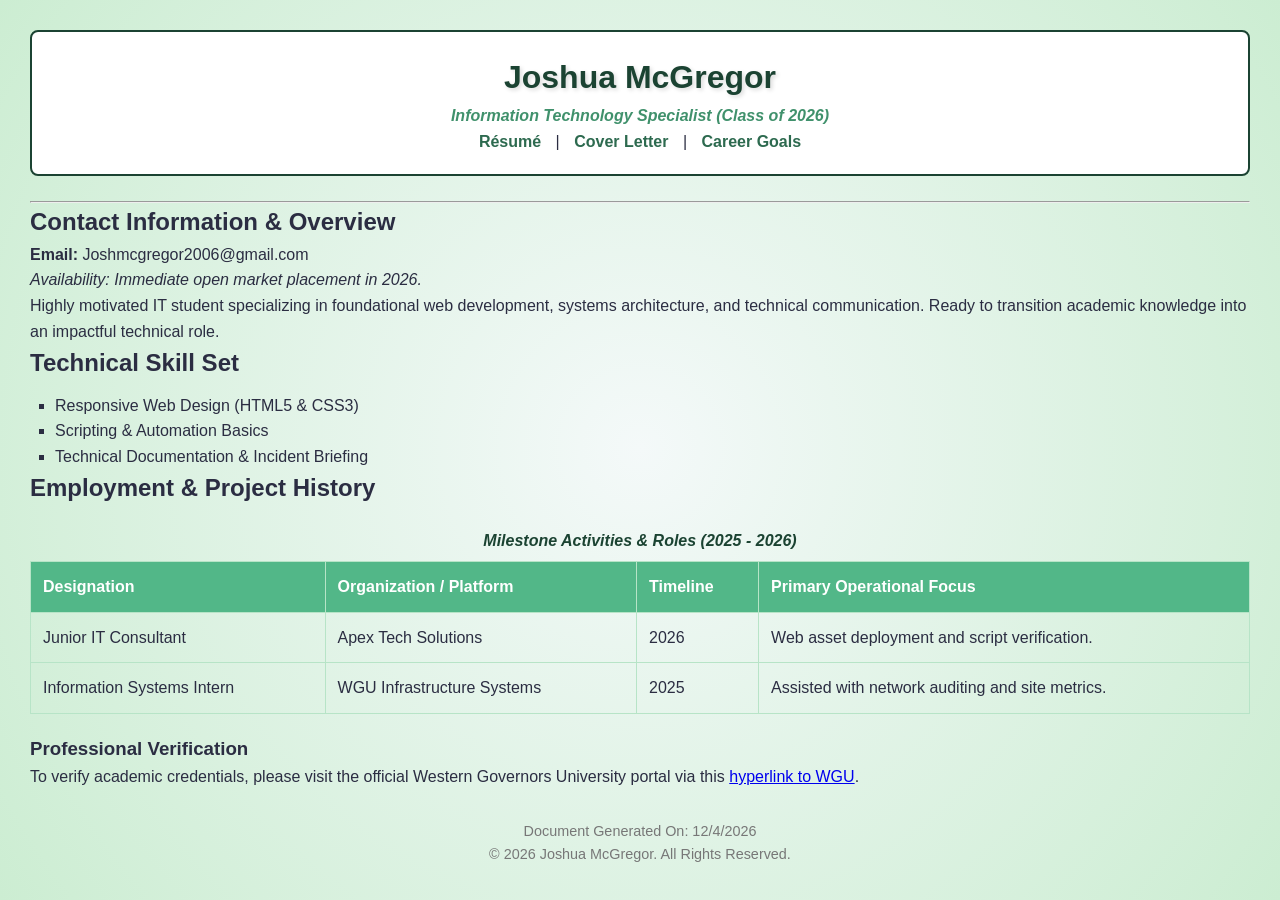
<file: D276_Task1_Joshua_McGregor/index.html>
<!DOCTYPE html>
<html lang="en">
<head>
    <meta charset="UTF-8">
    <title>Joshua McGregor | Professional Portfolio</title>
    <link rel="stylesheet" href="style.css">
</head>
<body>

    <header>
        <h1>Joshua McGregor</h1>
        <p>Information Technology Specialist (Class of 2026)</p>
        <nav>
            <!-- Navigation links to the other documents in your portfolio -->
            <a href="resume.html">Résumé</a> | 
            <a href="cover-letter.html">Cover Letter</a> | 
            <a href="career-goals.html">Career Goals</a>
        </nav>
    </header>

    <hr> <!-- Horizontal Rule element -->

    <main>
        <!-- Section 1: Contact & Profile -->
        <section>
            <h2>Contact Information &amp; Overview</h2>
            <article>
                <p>
                    <strong>Email:</strong> 
                    <span>Joshmcgregor2006@gmail.com</span>
                    <br> <!-- Line break element -->
                    <em>Availability: Immediate open market placement in 2026.</em>
                </p>
                <p>Highly motivated IT student specializing in foundational web development, systems architecture, and technical communication. Ready to transition academic knowledge into an impactful technical role.</p>
            </article>
        </section>

        <!-- Section 2: Core Skills List -->
        <section>
            <h2>Technical Skill Set</h2>
            <ul> <!-- Unordered list element -->
                <li>Responsive Web Design (HTML5 &amp; CSS3)</li>
                <li>Scripting &amp; Automation Basics</li>
                <li>Technical Documentation &amp; Incident Briefing</li>
            </ul>
        </section>

        <!-- Section 3: Professional History Table -->
        <section>
            <h2>Employment &amp; Project History</h2>
            <table>
                <caption>Milestone Activities &amp; Roles (2025 - 2026)</caption>
                <!-- Table with exactly 4 columns and 3 rows (1 header row + 2 data rows) -->
                <tr>
                    <th>Designation</th>
                    <th>Organization / Platform</th>
                    <th>Timeline</th>
                    <th>Primary Operational Focus</th>
                </tr>
                <tr>
                    <td>Junior IT Consultant</td>
                    <td>Apex Tech Solutions</td>
                    <td>2026</td>
                    <td>Web asset deployment and script verification.</td>
                </tr>
                <tr>
                    <td>Information Systems Intern</td>
                    <td>WGU Infrastructure Systems</td>
                    <td>2025</td>
                    <td>Assisted with network auditing and site metrics.</td>
                </tr>
            </table>
        </section>

        <!-- Section 4: External Resource Link -->
        <section>
            <h3>Professional Verification</h3>
            <p>To verify academic credentials, please visit the official Western Governors University portal via this <a href="https://wgu.edu" target="_blank">hyperlink to WGU</a>.</p>
        </section>
    </main>

    <footer>
        <!-- Div element containing the JavaScript populated date -->
        <div id="timestamp-container"></div>
        <p>&copy; 2026 Joshua McGregor. All Rights Reserved.</p>
    </footer>

    <!-- Interactive Scripting Block -->
    <script>
        // Inline JavaScript to populate the date within the specified div container
        const currentSystemDate = new Date().toLocaleDateString();
        document.getElementById("timestamp-container").innerHTML = "Document Generated On: " + currentSystemDate;

        // Inline JavaScript to write an appropriate message to the developer console
        console.log("System Alert: Joshua McGregor's résumé portfolio page has initialized successfully.");
    </script>

</body>
</html>
</file>
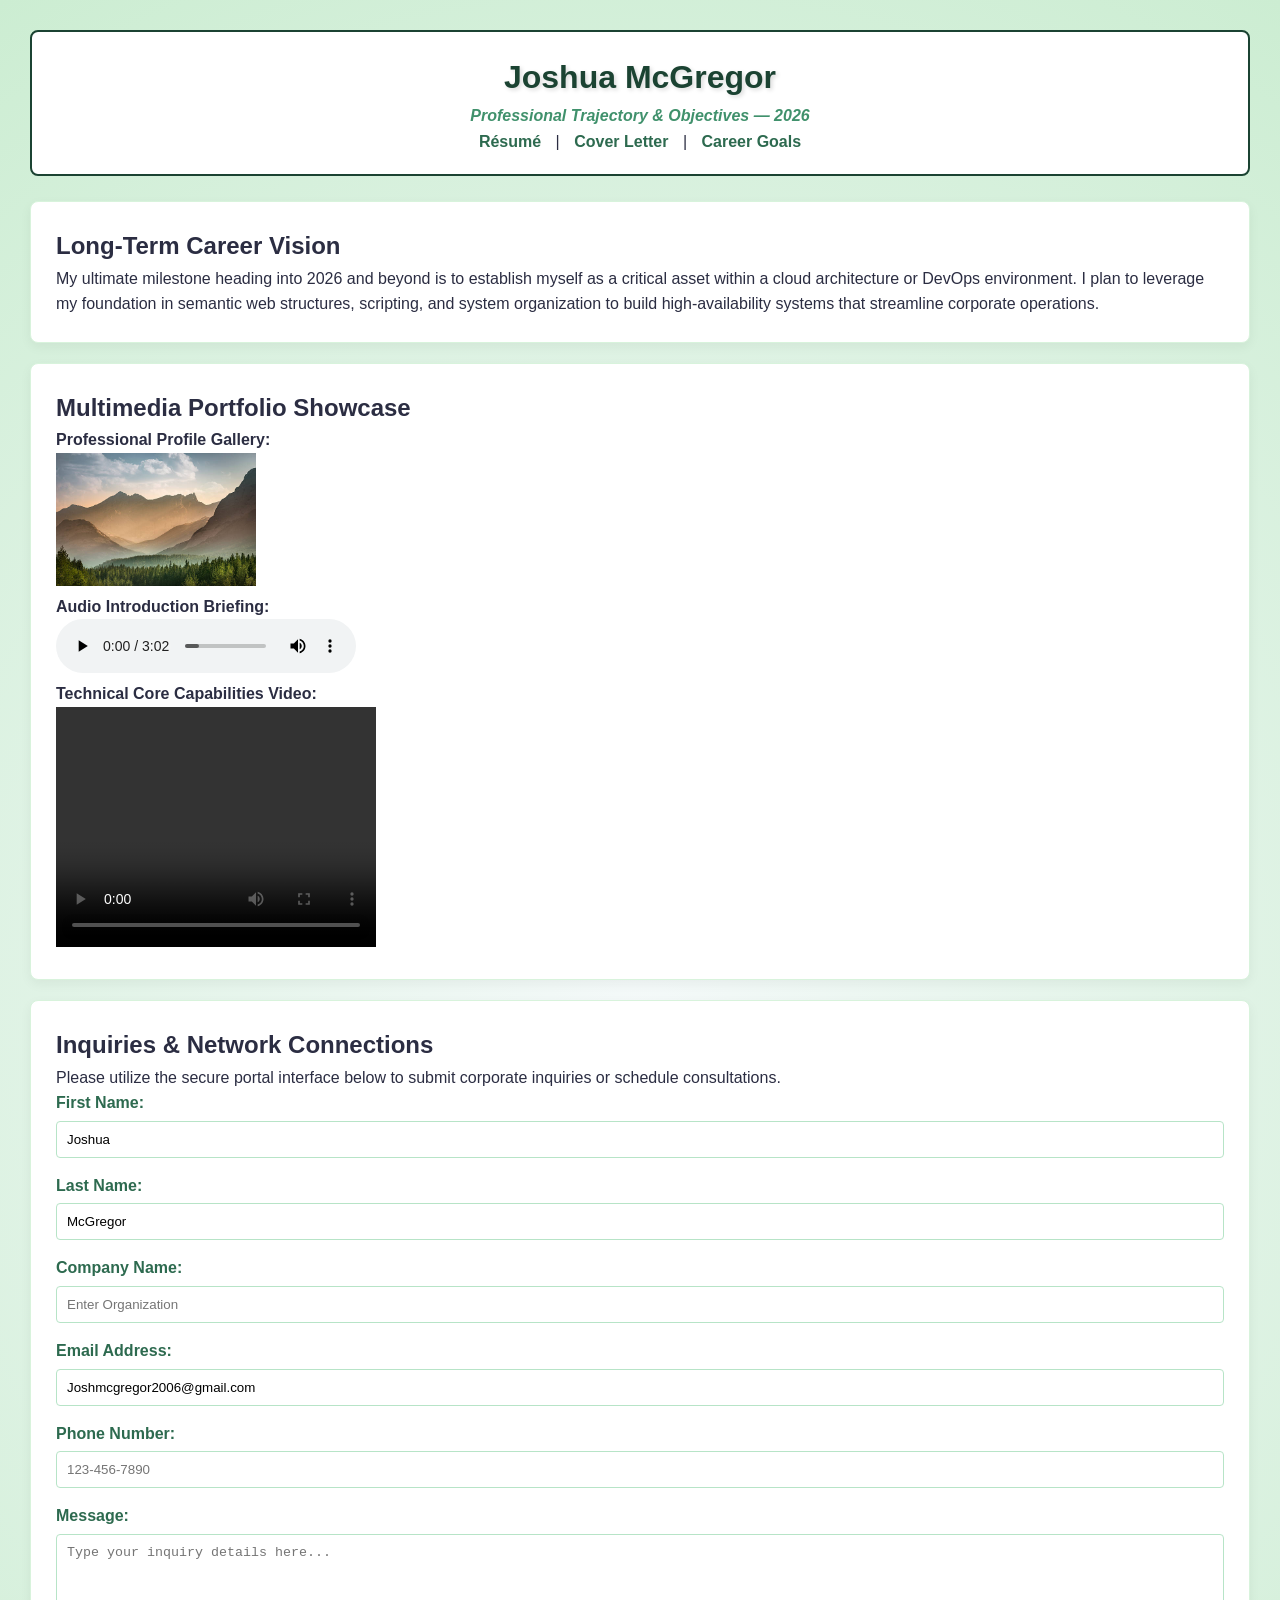
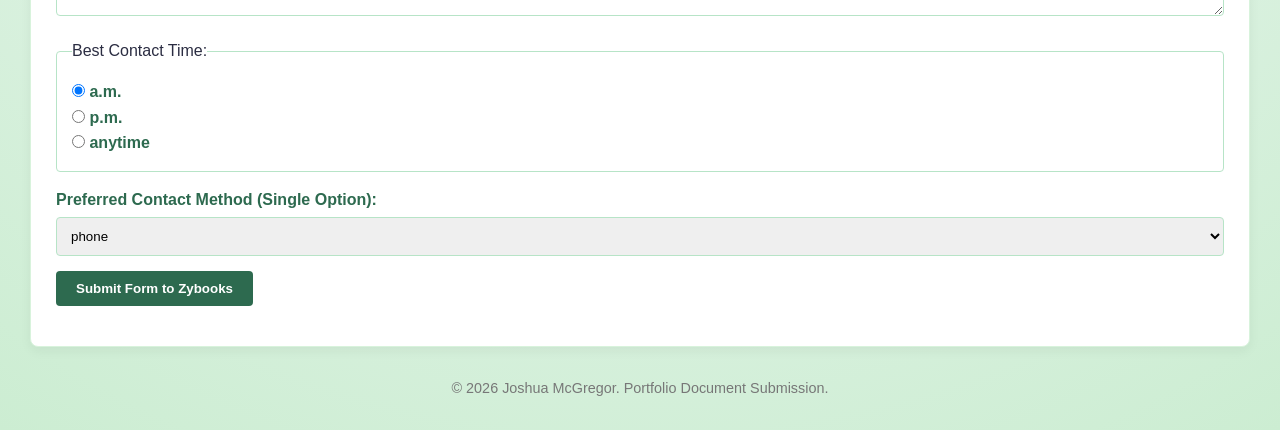
<file: D276_Task1_Joshua_McGregor/career-goals.html>
<!DOCTYPE html>
<html lang="en">
<head>
    <meta charset="UTF-8">
    <title>Joshua McGregor | Career Goals</title>
    <link rel="stylesheet" href="style.css">
</head>
<body>

    <header>
        <h1>Joshua McGregor</h1>
        <p>Professional Trajectory &amp; Objectives — 2026</p>
        <nav>
            <!-- Links to other documents in the portfolio -->
            <a href="resume.html">Résumé</a> | 
            <a href="cover-letter.html">Cover Letter</a> | 
            <a href="career-goals.html">Career Goals</a>
        </nav>
    </header>

    <main>
        <!-- Section 1: Professional Vision -->
        <section class="content-box">
            <h2>Long-Term Career Vision</h2>
            <p>My ultimate milestone heading into 2026 and beyond is to establish myself as a critical asset within a cloud architecture or DevOps environment. I plan to leverage my foundation in semantic web structures, scripting, and system organization to build high-availability systems that streamline corporate operations.</p>
        </section>

        <!-- Section 2: Multimedia Portfolio (Locally Sourced Assets) -->
        <section class="content-box">
            <h2>Multimedia Portfolio Showcase</h2>
            
            <p><strong>Professional Profile Gallery:</strong></p>
            <!-- Relative URL for locally sourced image asset -->
            <img src="pic.jpg" alt="Joshua McGregor Professional Profile Portrait" width="200">

            <p><strong>Audio Introduction Briefing:</strong></p>
            <!-- Relative URL for locally sourced audio asset -->
            <audio controls>
                <source src="audio.mp3" type="audio/mpeg">
                Your browser does not support the audio element.
            </audio>

            <p><strong>Technical Core Capabilities Video:</strong></p>
            <!-- Relative URL for locally sourced video asset -->
            <video width="320" height="240" controls>
                <source src="video.mp4" type="video/mp4">
                Your browser does not support the video element.
            </video>
        </section>

        <!-- Section 3: Interactive Network Contact Form -->
        <section class="content-box">
            <h2>Inquiries &amp; Network Connections</h2>
            <p>Please utilize the secure portal interface below to submit corporate inquiries or schedule consultations.</p>
            
            <!-- Required Rubric Action Form Link -->
            <form action="https://wp.zybooks.com/form-viewer.php" method="POST">
                
                <p>
                    <label for="fname">First Name:</label><br>
                    <input type="text" id="fname" name="firstName" value="Joshua" required>
                </p>

                <p>
                    <label for="lname">Last Name:</label><br>
                    <input type="text" id="lname" name="lastName" value="McGregor" required>
                </p>

                <p>
                    <label for="cname">Company Name:</label><br>
                    <input type="text" id="cname" name="companyName" placeholder="Enter Organization" required>
                </p>

                <p>
                    <label for="email">Email Address:</label><br>
                    <input type="email" id="email" name="emailAddress" value="Joshmcgregor2006@gmail.com" required>
                </p>

                <p>
                    <label for="phone">Phone Number:</label><br>
                    <input type="tel" id="phone" name="phoneNumber" placeholder="123-456-7890" required>
                </p>

                <p>
                    <label for="msg">Message:</label><br>
                    <textarea id="msg" name="userMessage" rows="4" cols="40" placeholder="Type your inquiry details here..." required></textarea>
                </p>

                <fieldset>
                    <legend>Best Contact Time:</legend>
                    <input type="radio" id="am" name="contactTime" value="am" checked>
                    <label for="am">a.m.</label><br>
                    
                    <input type="radio" id="pm" name="contactTime" value="pm">
                    <label for="pm">p.m.</label><br>
                    
                    <input type="radio" id="any" name="contactTime" value="any">
                    <label for="any">anytime</label>
                </fieldset>

                <p>
                    <label for="pref">Preferred Contact Method (Single Option):</label><br>
                    <select id="pref" name="preferredMethod">
                        <option value="phone">phone</option>
                        <option value="email">email</option>
                        <option value="text">text</option>
                    </select>
                </p>

                <p>
                    <!-- Required Submit Button -->
                    <input type="submit" value="Submit Form to Zybooks">
                </p>

            </form>
        </section>
    </main>

    <footer>
        <p>&copy; 2026 Joshua McGregor. Portfolio Document Submission.</p>
    </footer>

</body>
</html>
</file>
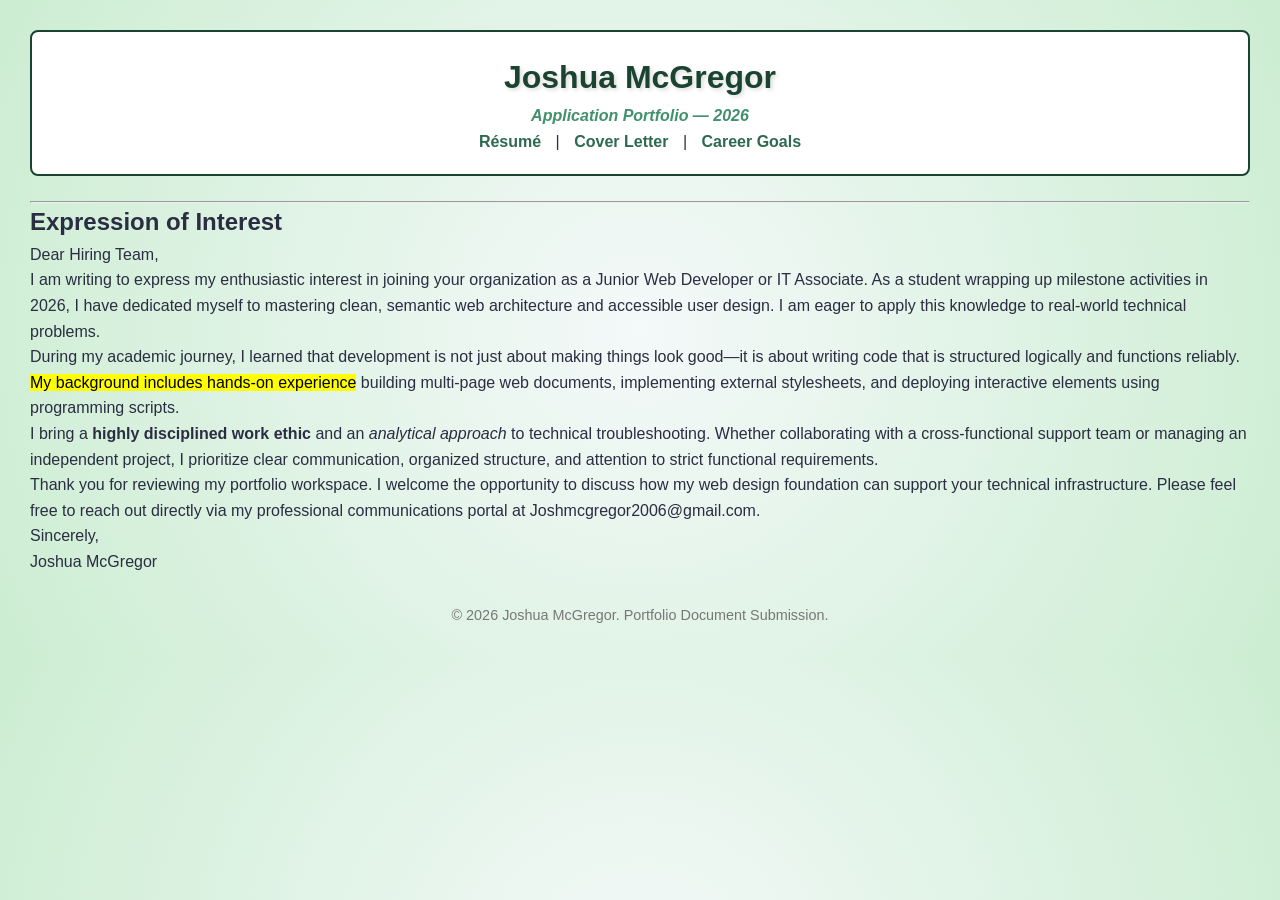
<file: D276_Task1_Joshua_McGregor/cover-letter.html>
<!DOCTYPE html>
<html lang="en">
<head>
    <meta charset="UTF-8">
    <title>Joshua McGregor | Cover Letter</title>
    <link rel="stylesheet" href="style.css">
</head>
<body>

    <header>
        <h1>Joshua McGregor</h1>
        <p>Application Portfolio — 2026</p>
        <nav>
            <!-- Links to other documents in the portfolio -->
            <a href="resume.html">Résumé</a> | 
            <a href="cover-letter.html">Cover Letter</a> | 
            <a href="career-goals.html">Career Goals</a>
        </nav>
    </header>

    <hr> <!-- Horizontal rule element -->

    <main>
        <article>
            <section>
                <h2>Expression of Interest</h2>
                
                <p>Dear Hiring Team,</p>

                <p>I am writing to express my enthusiastic interest in joining your organization as a Junior Web Developer or IT Associate. As a student wrapping up milestone activities in 2026, I have dedicated myself to mastering clean, semantic web architecture and accessible user design. I am eager to apply this knowledge to real-world technical problems.</p>
                
                <p>During my academic journey, I learned that development is not just about making things look good—it is about writing code that is structured logically and functions reliably. <mark>My background includes hands-on experience</mark> building multi-page web documents, implementing external stylesheets, and deploying interactive elements using programming scripts.</p>

                <p>I bring a <strong>highly disciplined work ethic</strong> and an <em>analytical approach</em> to technical troubleshooting. Whether collaborating with a cross-functional support team or managing an independent project, I prioritize clear communication, organized structure, and attention to strict functional requirements.</p>

                <p>Thank you for reviewing my portfolio workspace. I welcome the opportunity to discuss how my web design foundation can support your technical infrastructure. Please feel free to reach out directly via my professional communications portal at <span>Joshmcgregor2006@gmail.com</span>.</p>
                
                <p>Sincerely,</p>
                <p>Joshua McGregor</p>
            </section>
        </article>
    </main>

    <footer>
        <p>&copy; 2026 Joshua McGregor. Portfolio Document Submission.</p>
    </footer>

</body>
</html>
</file>
<file: D276_Task1_Joshua_McGregor/style.css>
/* Joshua McGregor - External CSS Stylesheet 2026 */

/* 1. Universal Selector (*) */
/* Applies basic box sizing reset across all elements */
* {
    box-sizing: border-box;
    margin: 0;
    padding: 0;
}

/* 2. Element Selector (body) */
/* Controls the base page layout, font, and background gradient colors */
body {
    font-family: 'Roboto', 'Helvetica', Arial, sans-serif; /* font property */
    background: radial-gradient(circle, #f4f9f9, #ccedd2); 
    color: #2b2d42; /* color property */
    line-height: 1.6;
    padding: 30px; /* padding property */
}

/* 3. ID Selector (#main-header) */
/* Targets the specific identity header block across the pages */
header {
    text-align: center;
    background-color: #ffffff; /* background-color property */
    border: 2px solid #1b4332; /* border property */
    border-radius: 8px;
    padding: 20px;
    margin-bottom: 25px; /* margin property */
}

h1 {
    color: #1b4332;
    text-shadow: 2px 2px 4px rgba(0, 0, 0, 0.15);
}

/* 4. Descendant Selector (header p) */
/* Targets only the paragraph elements that sit inside a header tag */
header p {
    font-style: italic; /* font-style property */
    color: #40916c;
    font-weight: bold;
}

/* 5. Class Selector (.content-box) */
/* Styles the structural layout panels on each of your sub-pages */
.content-box {
    background-color: #ffffff;
    border: 1px solid #d8f3dc;
    border-radius: 8px;
    padding: 25px;
    margin-bottom: 20px;
    box-shadow: 0 4px 12px rgba(0,0,0,0.05);
}

/* Specific styling for navigation links */
nav a {
    text-decoration: none;
    font-weight: bold;
    color: #2d6a4f;
    padding: 5px 10px;
}

/* 6. Pseudo-class Selector (nav a:hover) */
/* Changes link colors interactively when a user hovers their mouse over them */
nav a:hover {
    color: #1b4332;
    background-color: #d8f3dc;
    border-radius: 4px;
}

/* List Formatting */
ul {
    list-style-type: square; /* list-style property */
    margin-left: 25px;
    margin-top: 10px;
}

/* Table Design Layouts */
table {
    width: 100%;
    border-collapse: collapse;
    margin: 20px 0;
}

caption {
    font-weight: bold;
    font-style: italic;
    margin-bottom: 8px;
    color: #1b4332;
}

th, td {
    border: 1px solid #b7e4c7;
    padding: 12px;
    text-align: left;
}

th {
    background-color: #52b788;
    color: white;
}

/* Form Design Layouts */
form p {
    margin-bottom: 15px;
}

label {
    font-weight: bold;
    color: #2d6a4f;
}

input[type="text"], input[type="email"], input[type="tel"], textarea, select {
    width: 100%;
    padding: 10px;
    border: 1px solid #b7e4c7;
    border-radius: 4px;
    margin-top: 5px;
}

fieldset {
    border: 1px solid #b7e4c7;
    padding: 15px;
    border-radius: 4px;
    margin-bottom: 15px;
}

input[type="submit"] {
    background-color: #2d6a4f;
    color: white;
    padding: 10px 20px;
    border: none;
    border-radius: 4px;
    cursor: pointer;
    font-weight: bold;
}

input[type="submit"]:hover {
    background-color: #1b4332;
}

footer {
    text-align: center;
    margin-top: 30px;
    color: #777;
    font-size: 0.9em;
}
</file>
